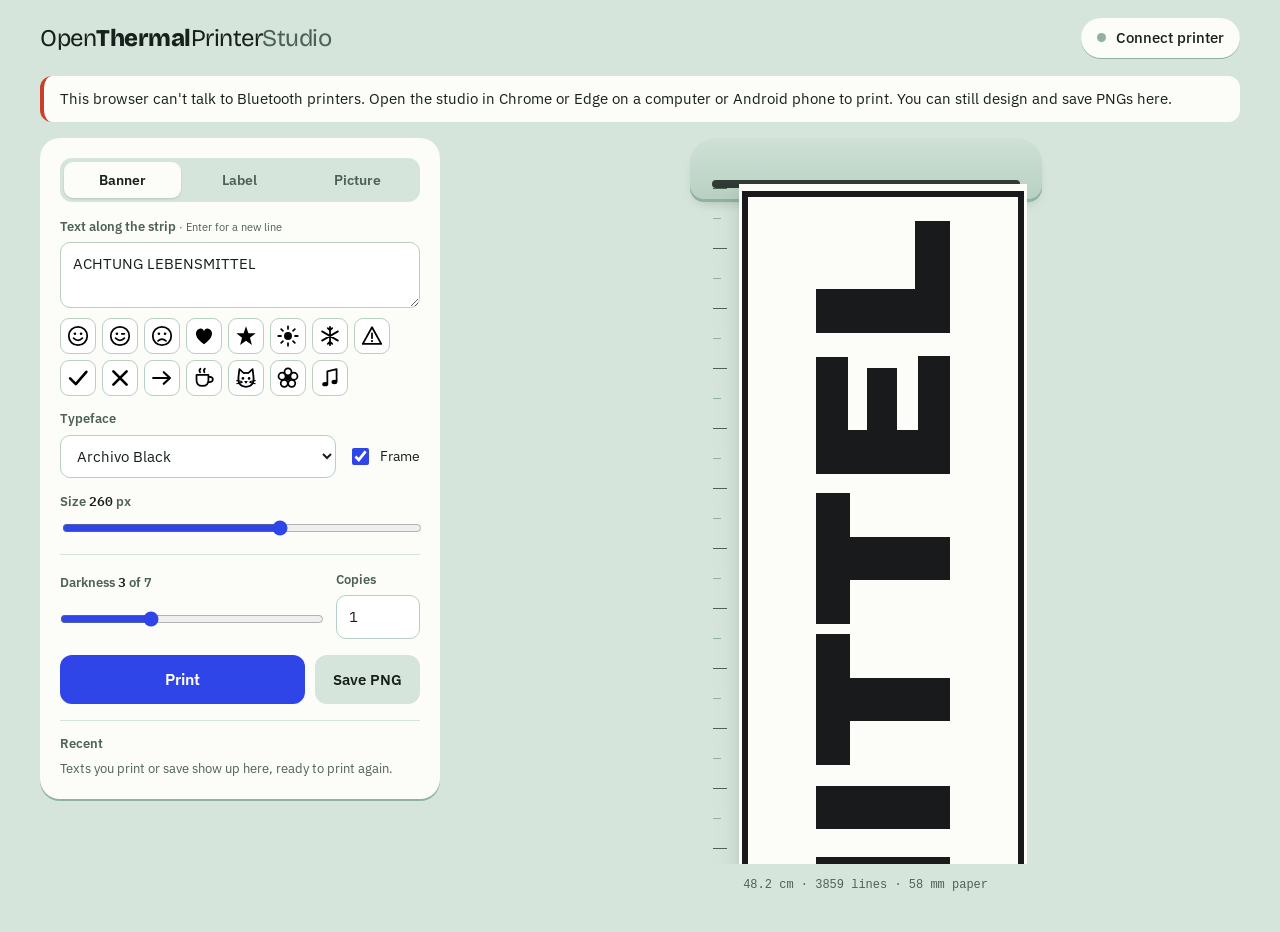
<file: web/index.html>
<!doctype html>
<html lang="en">
<head>
  <meta charset="utf-8">
  <meta name="viewport" content="width=device-width, initial-scale=1">
  <title>OpenThermalPrinterStudio</title>
  <meta name="description" content="Design banners, labels and pictures and print them on LX-D02 family Bluetooth thermal printers, straight from the browser.">
  <link rel="preconnect" href="https://fonts.googleapis.com">
  <link rel="preconnect" href="https://fonts.gstatic.com" crossorigin>
  <link href="https://fonts.googleapis.com/css2?family=Archivo+Black&family=Bricolage+Grotesque:opsz,wght@12..96,400;12..96,600;12..96,800&family=IBM+Plex+Mono:wght@400;600&family=IBM+Plex+Sans:wght@400;500;600&family=Pacifico&display=swap" rel="stylesheet">
  <link rel="stylesheet" href="styles.css">
</head>
<body>
  <header class="bar">
    <h1 class="mark">Open<b>Thermal</b>Printer<span>Studio</span></h1>
    <button id="connect" class="pill" type="button">
      <span class="dot" aria-hidden="true"></span>
      <span id="connect-label">Connect printer</span>
      <span id="battery" class="battery" hidden></span>
    </button>
  </header>

  <p id="unsupported" class="notice" hidden>
    This browser can't talk to Bluetooth printers. Open the studio in Chrome or Edge on a computer or Android phone to print. You can still design and save PNGs here.
  </p>

  <main class="studio">
    <section class="composer" aria-label="Design">
      <div class="modes" role="tablist" aria-label="What to print">
        <button role="tab" aria-selected="true" data-mode="banner">Banner</button>
        <button role="tab" aria-selected="false" data-mode="label">Label</button>
        <button role="tab" aria-selected="false" data-mode="image">Picture</button>
      </div>

      <div class="panel" data-panel="banner">
        <label class="field">
          <span>Text along the strip <small>· Enter for a new line</small></span>
          <textarea id="banner-text" rows="2" autocomplete="off">ACHTUNG LEBENSMITTEL</textarea>
        </label>
        <div class="stickers" data-for="banner-text" role="group" aria-label="Insert a sticker"></div>
        <div class="row">
          <label class="field grow">
            <span>Typeface</span>
            <select id="banner-font" class="font-select"></select>
          </label>
          <label class="check"><input id="banner-border" type="checkbox" checked> Frame</label>
        </div>
        <label class="field">
          <span>Size <output id="banner-size-out">260</output> px</span>
          <input id="banner-size" type="range" min="40" max="400" step="4" value="260">
        </label>
      </div>

      <div class="panel" data-panel="label" hidden>
        <label class="field">
          <span>Text across the paper</span>
          <textarea id="label-text" rows="3">Frisch
16.10.2026</textarea>
        </label>
        <div class="stickers" data-for="label-text" role="group" aria-label="Insert a sticker"></div>
        <div class="row">
          <label class="field grow">
            <span>Typeface</span>
            <select id="label-font" class="font-select"></select>
          </label>
          <label class="field">
            <span>Align</span>
            <select id="label-align">
              <option value="left">Left</option>
              <option value="center" selected>Center</option>
              <option value="right">Right</option>
            </select>
          </label>
        </div>
        <label class="field">
          <span>Size <output id="label-size-out">64</output> px</span>
          <input id="label-size" type="range" min="16" max="160" step="2" value="64">
        </label>
        <div class="row">
          <label class="check"><input id="label-wrap" type="checkbox" checked> Wrap long lines</label>
          <label class="check"><input id="label-border" type="checkbox"> Frame</label>
        </div>
      </div>

      <div class="panel" data-panel="image" hidden>
        <label class="drop" id="drop">
          <input id="image-file" type="file" accept="image/*">
          <strong>Choose a picture</strong>
          <span>or drop it here. It is scaled to the 58&nbsp;mm paper width.</span>
        </label>
        <div class="row">
          <label class="check"><input id="image-dither" type="checkbox" checked> Dither for photos</label>
          <label class="check"><input id="image-invert" type="checkbox"> Invert</label>
        </div>
        <label class="field">
          <span>Threshold <output id="image-threshold-out">128</output></span>
          <input id="image-threshold" type="range" min="16" max="240" value="128">
        </label>
      </div>

      <div class="divider"></div>

      <div class="row">
        <label class="field grow">
          <span>Darkness <output id="density-out">3</output> of 7</span>
          <input id="density" type="range" min="1" max="7" value="3">
        </label>
        <label class="field copies">
          <span>Copies</span>
          <input id="copies" type="number" min="1" max="50" value="1" inputmode="numeric">
        </label>
      </div>

      <div class="actions">
        <button id="print" class="primary" type="button">Print</button>
        <button id="save" class="ghost" type="button">Save PNG</button>
      </div>

      <ol id="log" class="log" aria-live="polite"></ol>

      <section class="recent" aria-labelledby="recent-title">
        <h2 id="recent-title">Recent</h2>
        <p id="recent-empty" class="hint">Texts you print or save show up here, ready to print again.</p>
        <ul id="recent"></ul>
        <div id="undo" class="undo" role="status" hidden>
          <span id="undo-text"></span>
          <button id="undo-btn" type="button">Undo</button>
        </div>
      </section>
    </section>

    <section class="stage" aria-label="Print preview">
      <div class="printer" aria-hidden="true">
        <div class="slot"></div>
      </div>
      <div class="strip-wrap">
        <div class="strip" id="strip">
          <canvas id="preview" width="384" height="384"></canvas>
          <div class="head" id="head" hidden></div>
        </div>
      </div>
      <p class="meta" id="meta"></p>
    </section>
  </main>

  <script type="module" src="app.js"></script>
</body>
</html>
</file>
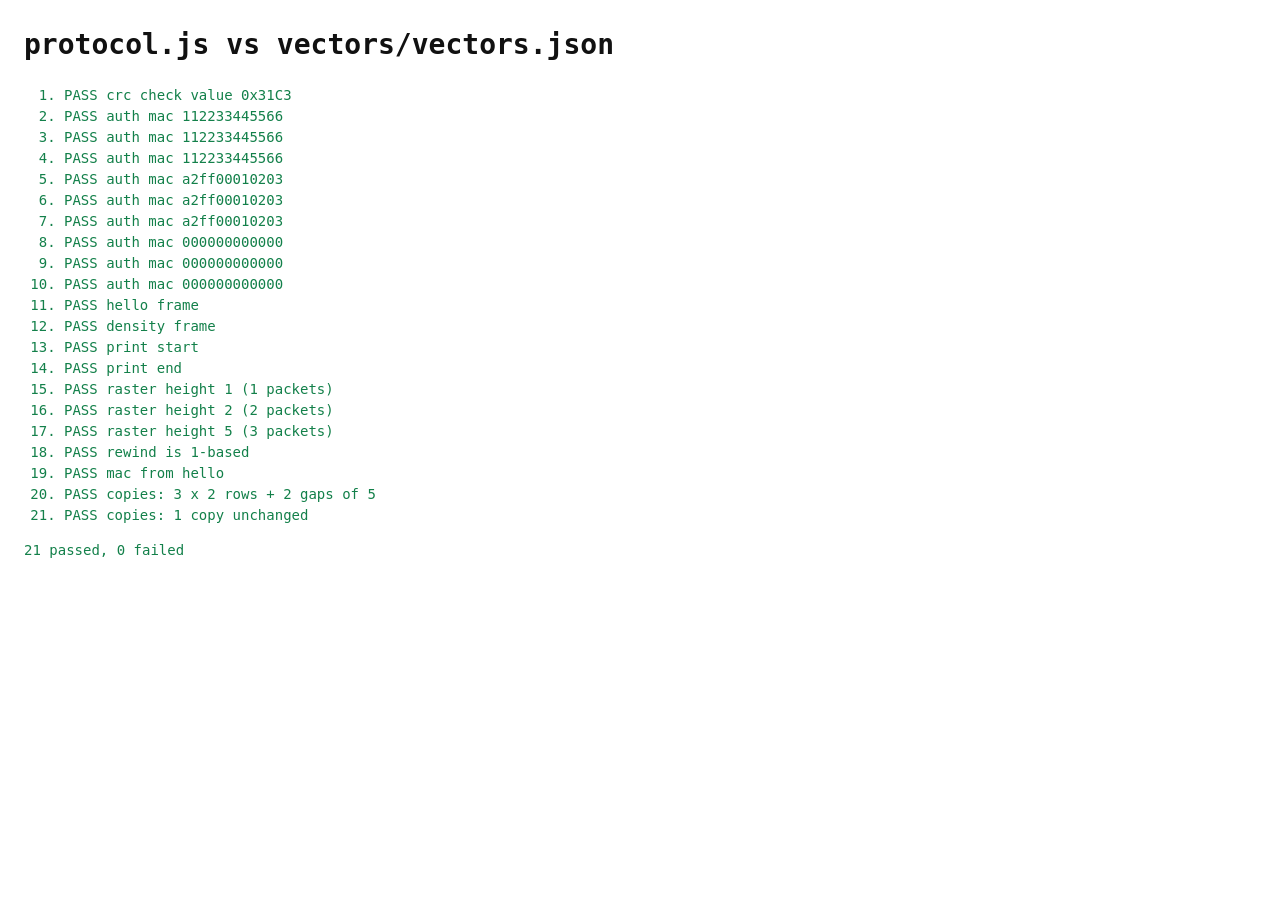
<file: web/test.html>
<!doctype html>
<html lang="en">
<head>
  <meta charset="utf-8">
  <meta name="viewport" content="width=device-width, initial-scale=1">
  <title>Protocol tests</title>
  <style>
    body { font: 14px/1.5 ui-monospace, monospace; margin: 24px; background: #fff; color: #111; }
    .pass { color: #13804a; } .fail { color: #c8402a; }
  </style>
</head>
<body>
  <h1>protocol.js vs vectors/vectors.json</h1>
  <ol id="out"></ol>
  <p id="sum"></p>
  <script type="module">
    import * as P from "./protocol.js";
    const out = document.getElementById("out");
    let pass = 0, fail = 0;
    const check = (name, ok) => {
      ok ? pass++ : fail++;
      out.insertAdjacentHTML("beforeend", `<li class="${ok ? "pass" : "fail"}">${ok ? "PASS" : "FAIL"} ${name}</li>`);
    };
    const V = await (await fetch("../vectors/vectors.json")).json();
    // same pattern as python/tests/make_vectors.py
    const pattern = (h) => {
      const bits = new Uint8Array(P.WIDTH * h);
      for (let y = 0; y < h; y++) for (let x = 0; x < P.WIDTH; x++) bits[y * P.WIDTH + x] = (x + y) % 7 === 0 || x < y ? 1 : 0;
      return bits;
    };

    check("crc check value 0x31C3", P.crc16xmodem(new TextEncoder().encode("123456789")) === 0x31c3);
    for (const v of V.auth) {
      check(`auth mac ${v.mac}`, P.toHex(P.authReply(P.fromHex(v.challenge), P.fromHex(v.mac))) === v.reply);
    }
    check("hello frame", P.toHex(P.helloFrame()) === V.frames.hello);
    check("density frame", P.toHex(P.densityFrame(3)) === V.frames.density3);
    check("print start", P.toHex(P.printFrame(1934, false)) === V.frames.start1934);
    check("print end", P.toHex(P.printFrame(1934, true)) === V.frames.end1934);
    for (const v of V.raster) {
      const got = P.packBits(pattern(v.height), v.height).map(P.toHex);
      check(`raster height ${v.height} (${v.packets.length} packets)`, JSON.stringify(got) === JSON.stringify(v.packets));
    }
    check("rewind is 1-based", P.rewindIndex(P.fromHex("5a0500830100")) === 130);
    check("mac from hello", P.toHex(P.macFromHello(P.fromHex("5a0100031122334455660100"))) === "112233445566");

    {
      const one = { bits: Uint8Array.from({ length: P.WIDTH * 2 }, () => 1), height: 2 };
      const r = P.repeatBits(one, 3, 5);
      check("copies: 3 x 2 rows + 2 gaps of 5", r.height === 16 && r.bits[P.WIDTH * 2] === 0 && r.bits[P.WIDTH * 7] === 1);
      check("copies: 1 copy unchanged", P.repeatBits(one, 1).height === 2);
    }

    const sum = document.getElementById("sum");
    sum.textContent = `${pass} passed, ${fail} failed`;
    sum.className = fail ? "fail" : "pass";
    document.title = fail ? "FAIL" : "PASS";
  </script>
</body>
</html>
</file>
<file: web/styles.css>
:root {
  --mint: #d5e5db;
  --shell: #b7d0c2;
  --shell-deep: #8fb3a0;
  --ink: #17201b;
  --muted: #4e6157;
  --paper: #fcfcf9;
  --cobalt: #2f45e8;
  --alert: #c8402a;
  --scale: 0.75;           /* preview pixels per printer dot */
  --cm: calc(80px * var(--scale)); /* 203 dpi = 80 dots per cm */
  --ui: "IBM Plex Sans", system-ui, sans-serif;
  --display: "Bricolage Grotesque", var(--ui);
  --mono: "IBM Plex Mono", ui-monospace, monospace;
}

* { box-sizing: border-box; }
html, body { margin: 0; }
body {
  background: var(--mint);
  color: var(--ink);
  font: 15px/1.45 var(--ui);
  min-height: 100vh;
}
button, input, select, textarea { font: inherit; color: inherit; }
:focus-visible { outline: 3px solid var(--cobalt); outline-offset: 2px; }

/* header */
.bar {
  display: flex; flex-wrap: wrap; align-items: center; justify-content: space-between; gap: 12px 16px;
  padding: 18px clamp(16px, 4vw, 40px);
}
.mark {
  margin: 0; font: 400 clamp(18px, 2.4vw, 24px)/1 var(--display);
  letter-spacing: -0.02em;
}
.mark b { font-weight: 800; }
.mark span { font-weight: 400; color: var(--muted); }
.pill {
  display: inline-flex; align-items: center; gap: 10px;
  padding: 9px 16px; border-radius: 999px; border: 0;
  background: var(--paper); cursor: pointer; font-weight: 500; white-space: nowrap;
  box-shadow: 0 1px 0 var(--shell-deep);
}
.pill .dot { width: 9px; height: 9px; border-radius: 50%; background: var(--shell-deep); }
.pill.on .dot { background: #1f9d55; box-shadow: 0 0 0 3px #1f9d5533; }
.battery { font: 600 12px var(--mono); color: var(--muted); }

.notice {
  margin: 0 clamp(16px, 4vw, 40px) 8px; padding: 12px 16px; border-radius: 12px;
  background: var(--paper); border-left: 4px solid var(--alert);
}

/* layout */
.studio {
  display: grid; grid-template-columns: minmax(300px, 400px) 1fr; gap: clamp(16px, 4vw, 56px);
  padding: 8px clamp(16px, 4vw, 40px) 40px; align-items: start;
}
@media (max-width: 760px) {
  .studio { grid-template-columns: 1fr; }
  :root { --scale: 0.62; }
  .strip-wrap { max-height: none; }
  .pill { padding: 8px 12px; font-size: 14px; }
}

/* composer */
.composer {
  background: var(--paper); border-radius: 20px; padding: 20px;
  display: flex; flex-direction: column; gap: 16px;
  box-shadow: 0 2px 0 var(--shell-deep);
}
.modes { display: grid; grid-template-columns: repeat(3, 1fr); background: var(--mint); border-radius: 12px; padding: 4px; }
.modes button {
  border: 0; background: transparent; padding: 9px 0; border-radius: 9px; cursor: pointer;
  font: 600 14px var(--ui); color: var(--muted);
}
.modes button[aria-selected="true"] { background: var(--paper); color: var(--ink); box-shadow: 0 1px 2px #0002; }
.panel { display: flex; flex-direction: column; gap: 14px; }
.panel[hidden] { display: none; }
.field { display: flex; flex-direction: column; gap: 6px; min-width: 0; }
.field > span { font-size: 13px; font-weight: 600; color: var(--muted); }
.field output { font-family: var(--mono); color: var(--ink); }
.field small { font-weight: 400; }
.grow { flex: 1; }
.copies { width: 84px; }
.row .grow input[type="range"] { margin: 12px 0; }
.row { display: flex; gap: 12px; align-items: end; flex-wrap: wrap; }
input[type="text"], input[type="number"], textarea, select {
  width: 100%; padding: 10px 12px; border-radius: 10px;
  border: 1.5px solid var(--shell); background: #fff;
}
textarea { resize: vertical; }
input[type="range"] { accent-color: var(--cobalt); width: 100%; }
.check { display: inline-flex; align-items: center; gap: 8px; font-size: 14px; padding-bottom: 10px; cursor: pointer; }
.check input { accent-color: var(--cobalt); width: 17px; height: 17px; }
.drop {
  display: flex; flex-direction: column; gap: 4px; align-items: center; text-align: center;
  padding: 22px 16px; border: 2px dashed var(--shell-deep); border-radius: 14px; cursor: pointer;
  color: var(--muted); font-size: 13px;
}
.drop strong { color: var(--ink); font-size: 15px; }
.drop.over { border-color: var(--cobalt); background: #2f45e80d; }
.drop input { position: absolute; width: 1px; height: 1px; opacity: 0; }
.divider { height: 1px; background: var(--mint); }

.actions { display: flex; gap: 10px; }
.primary, .ghost {
  border-radius: 12px; padding: 13px 18px; font-weight: 600; cursor: pointer; border: 0;
}
.primary { flex: 1; background: var(--cobalt); color: #fff; font-size: 16px; }
.primary:disabled { background: var(--shell-deep); cursor: progress; }
.ghost { background: var(--mint); }

.log {
  list-style: none; margin: 0; padding: 0; max-height: 132px; overflow: auto;
  font: 12px/1.6 var(--mono); color: var(--muted);
}
.log:empty { display: none; }
.log li.err { color: var(--alert); }

/* stage: the paper strip coming out of the printer */
.stage { display: flex; flex-direction: column; align-items: center; min-width: 0; }
.printer {
  width: calc(384px * var(--scale) + 64px); height: 64px; border-radius: 26px 26px 14px 14px;
  background: linear-gradient(#cfe1d6, var(--shell)); position: relative;
  box-shadow: inset 0 -3px 0 var(--shell-deep), 0 6px 14px -8px #0004;
}
.slot {
  position: absolute; left: 22px; right: 22px; bottom: 14px; height: 8px; border-radius: 4px;
  background: var(--ink); opacity: 0.85;
}
.strip-wrap {
  margin-top: -18px; padding-left: 34px; position: relative;
  max-height: calc(100vh - 220px); min-height: 200px; overflow: auto; padding-bottom: 24px; overscroll-behavior: contain;
}
.strip {
  position: relative; width: calc(384px * var(--scale));
  background: var(--paper); padding-top: 4px;
  filter: drop-shadow(0 6px 10px #0002);
  margin-bottom: 10px;
}
/* torn edge at the bottom */
.strip::after {
  content: ""; position: absolute; left: 0; right: 0; top: 100%; height: 10px; background: var(--paper);
  -webkit-mask: conic-gradient(from 135deg at top, #000 90deg, #0000 0) top / 20px 10px repeat-x;
          mask: conic-gradient(from 135deg at top, #000 90deg, #0000 0) top / 20px 10px repeat-x;
}
/* centimetre ruler alongside the strip */
.strip::before {
  content: ""; position: absolute; top: 4px; bottom: 0; left: -26px; width: 14px;
  background:
    repeating-linear-gradient(var(--muted) 0 1.5px, #0000 1.5px var(--cm)) left / 14px 100%,
    repeating-linear-gradient(var(--shell-deep) 0 1px, #0000 1px calc(var(--cm) / 2)) left / 8px 100%;
  background-repeat: no-repeat;
}
#preview {
  display: block; width: 100%; height: auto;
  image-rendering: pixelated; image-rendering: crisp-edges;
}
.head {
  position: absolute; left: -6px; right: -6px; height: 3px; top: 4px;
  background: var(--cobalt); box-shadow: 0 0 0 4px #2f45e833, 0 0 18px #2f45e8;
  transition: top 0.12s linear;
}
.meta { font: 12px var(--mono); color: var(--muted); margin: 14px 0 0; }

@media (prefers-reduced-motion: reduce) {
  .head { transition: none; }
}

/* stickers */
.stickers { display: flex; flex-wrap: wrap; gap: 6px; margin-top: -4px; }
.stickers button {
  width: 36px; height: 36px; padding: 6px; border-radius: 9px; cursor: pointer;
  border: 1.5px solid var(--shell); background: #fff;
}
.stickers button:hover { border-color: var(--cobalt); }
.stickers img { width: 100%; height: 100%; display: block; }

/* recent texts */
.recent { border-top: 1px solid var(--mint); padding-top: 14px; }
.recent h2 { margin: 0 0 8px; font: 600 13px var(--ui); color: var(--muted); }
.hint { margin: 0; font-size: 13px; color: var(--muted); }
.hint[hidden] { display: none; }
#recent { list-style: none; margin: 0; padding: 0; display: flex; flex-direction: column; gap: 6px; }
#recent li {
  display: flex; align-items: center; gap: 8px; padding: 8px 8px 8px 12px;
  border-radius: 12px; background: var(--mint);
}
.recent-text { flex: 1; min-width: 0; }
.recent-text strong {
  display: block; font-weight: 600; font-size: 14px;
  white-space: nowrap; overflow: hidden; text-overflow: ellipsis;
}
.recent-text span { font: 11px var(--mono); color: var(--muted); }
#recent button {
  border: 0; border-radius: 8px; padding: 6px 9px; cursor: pointer;
  font: 600 12px var(--ui); background: var(--paper);
}
#recent button.again { background: var(--cobalt); color: #fff; }
.undo {
  display: flex; align-items: center; justify-content: space-between; gap: 8px; margin-top: 8px;
  padding: 8px 8px 8px 12px; border-radius: 12px; background: var(--ink); color: var(--paper); font-size: 13px;
}
.undo[hidden] { display: none; }
.undo button { border: 0; border-radius: 8px; padding: 6px 10px; background: var(--paper); font-weight: 600; cursor: pointer; }
</file>
